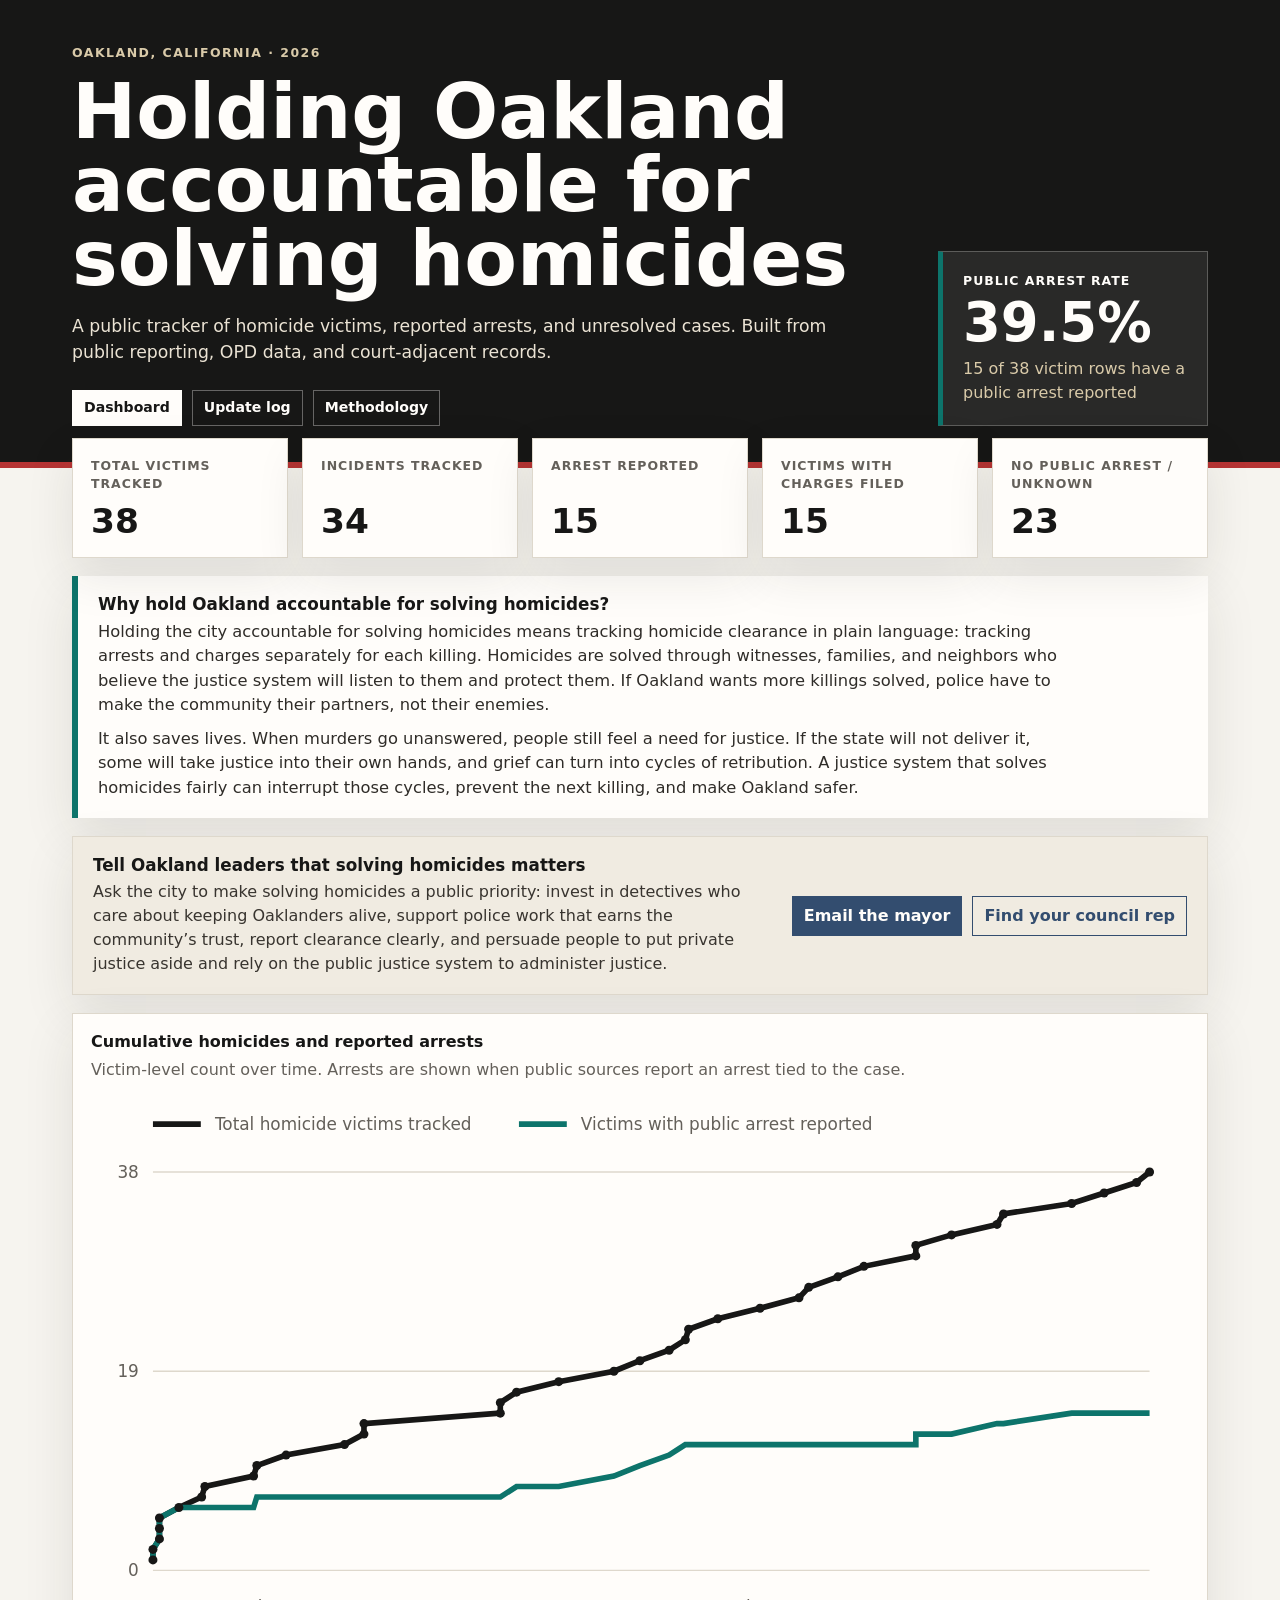
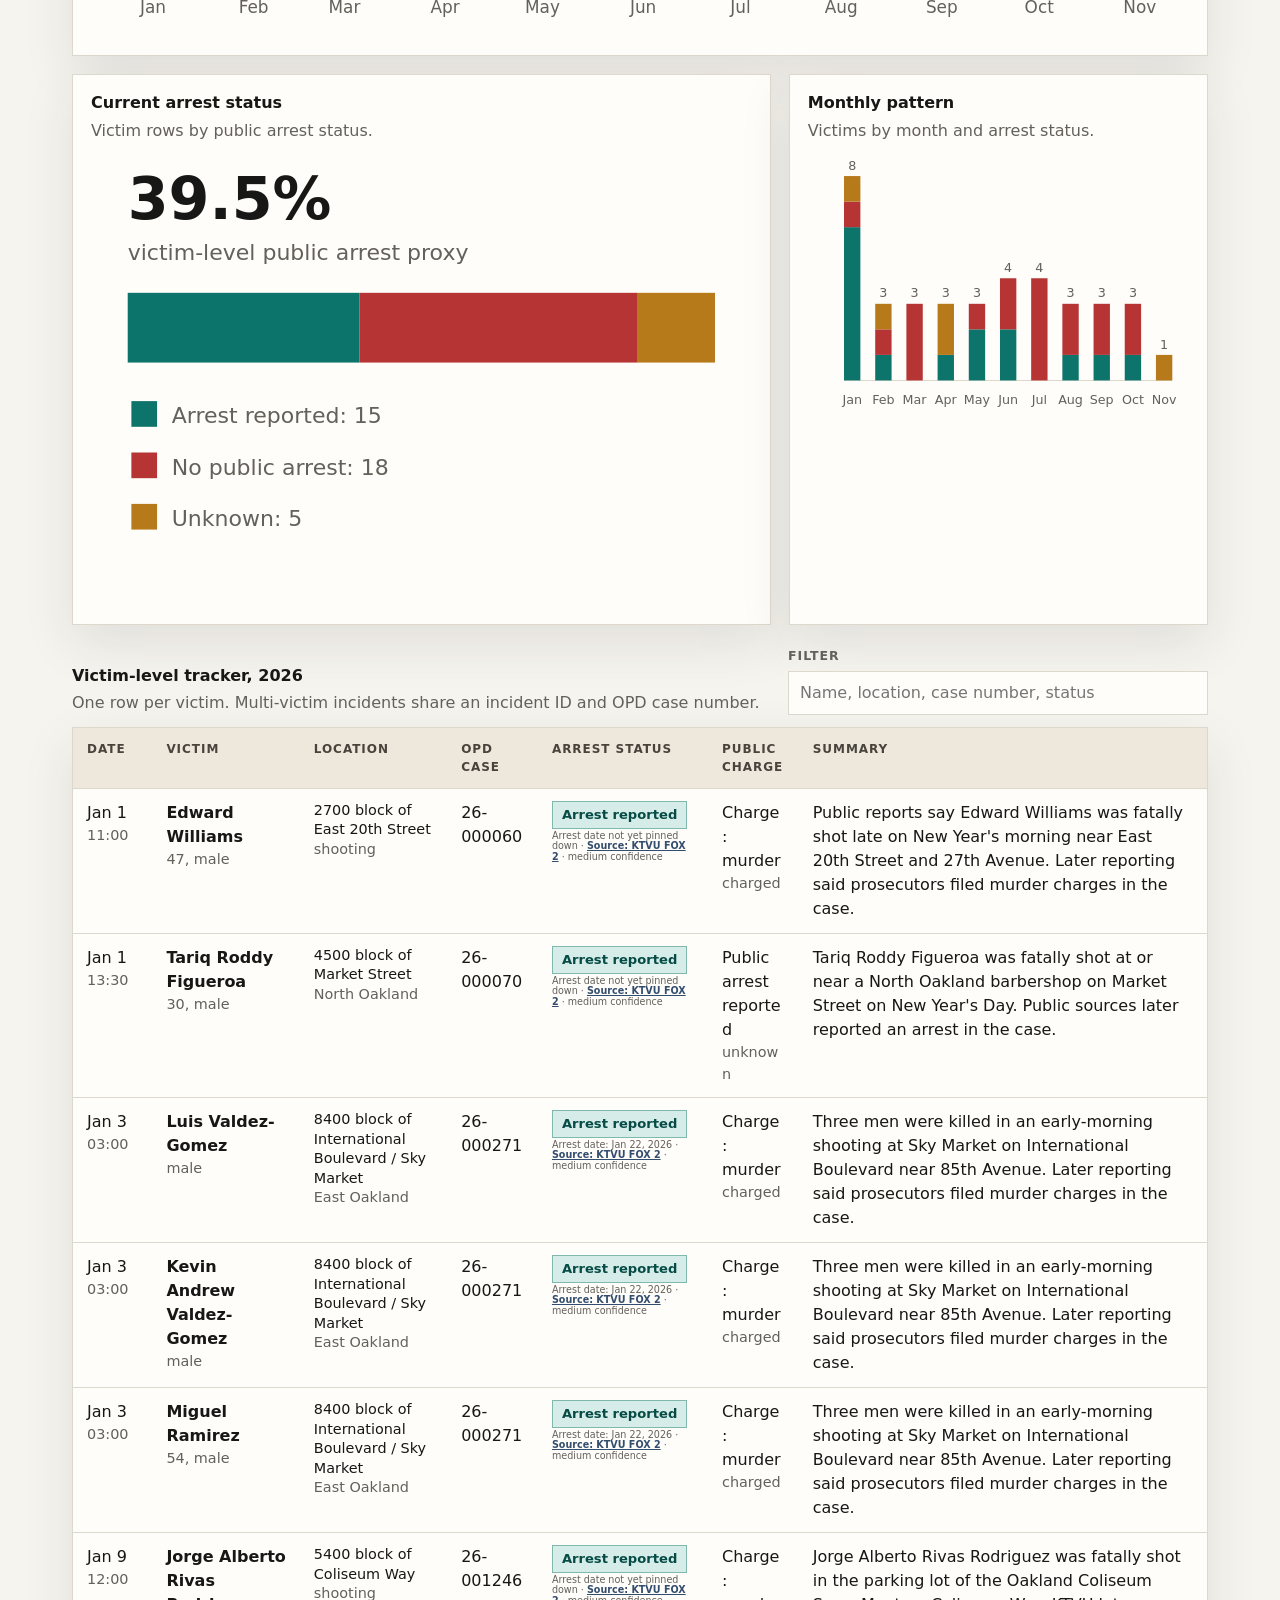
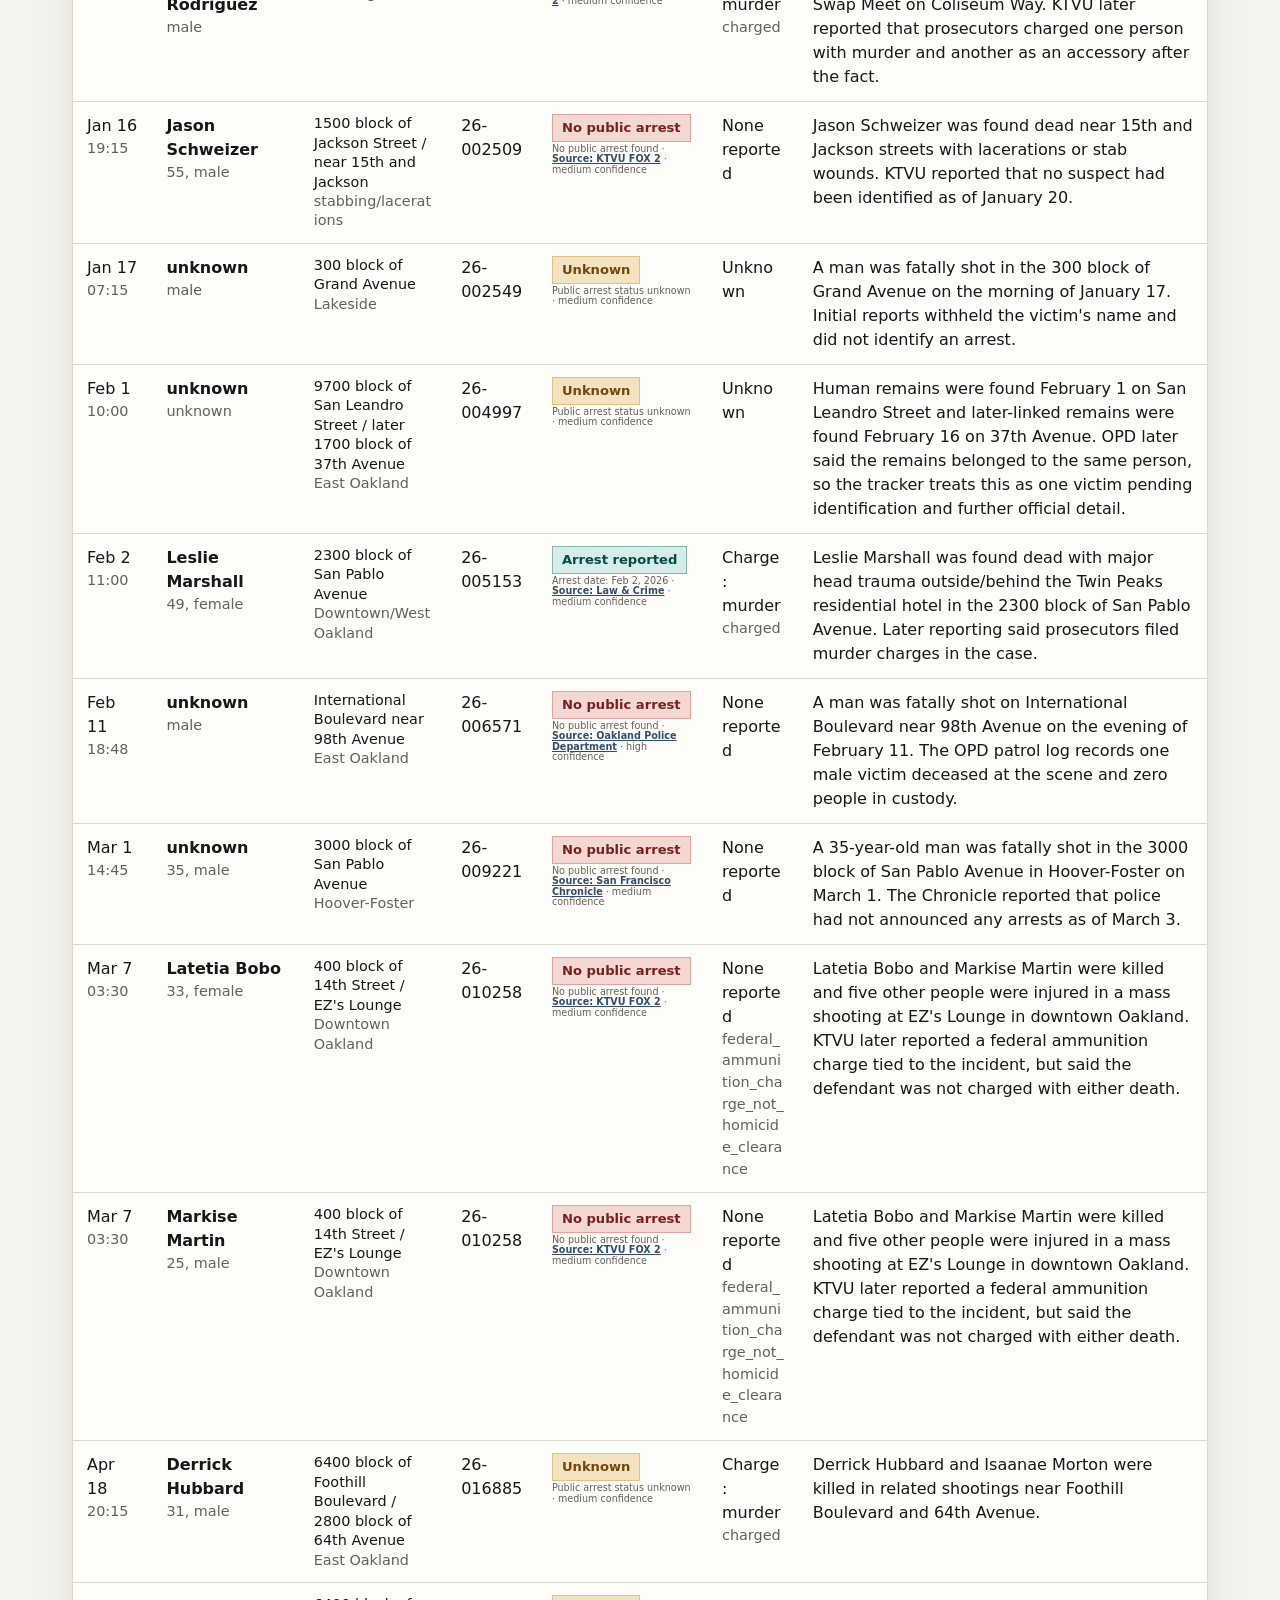
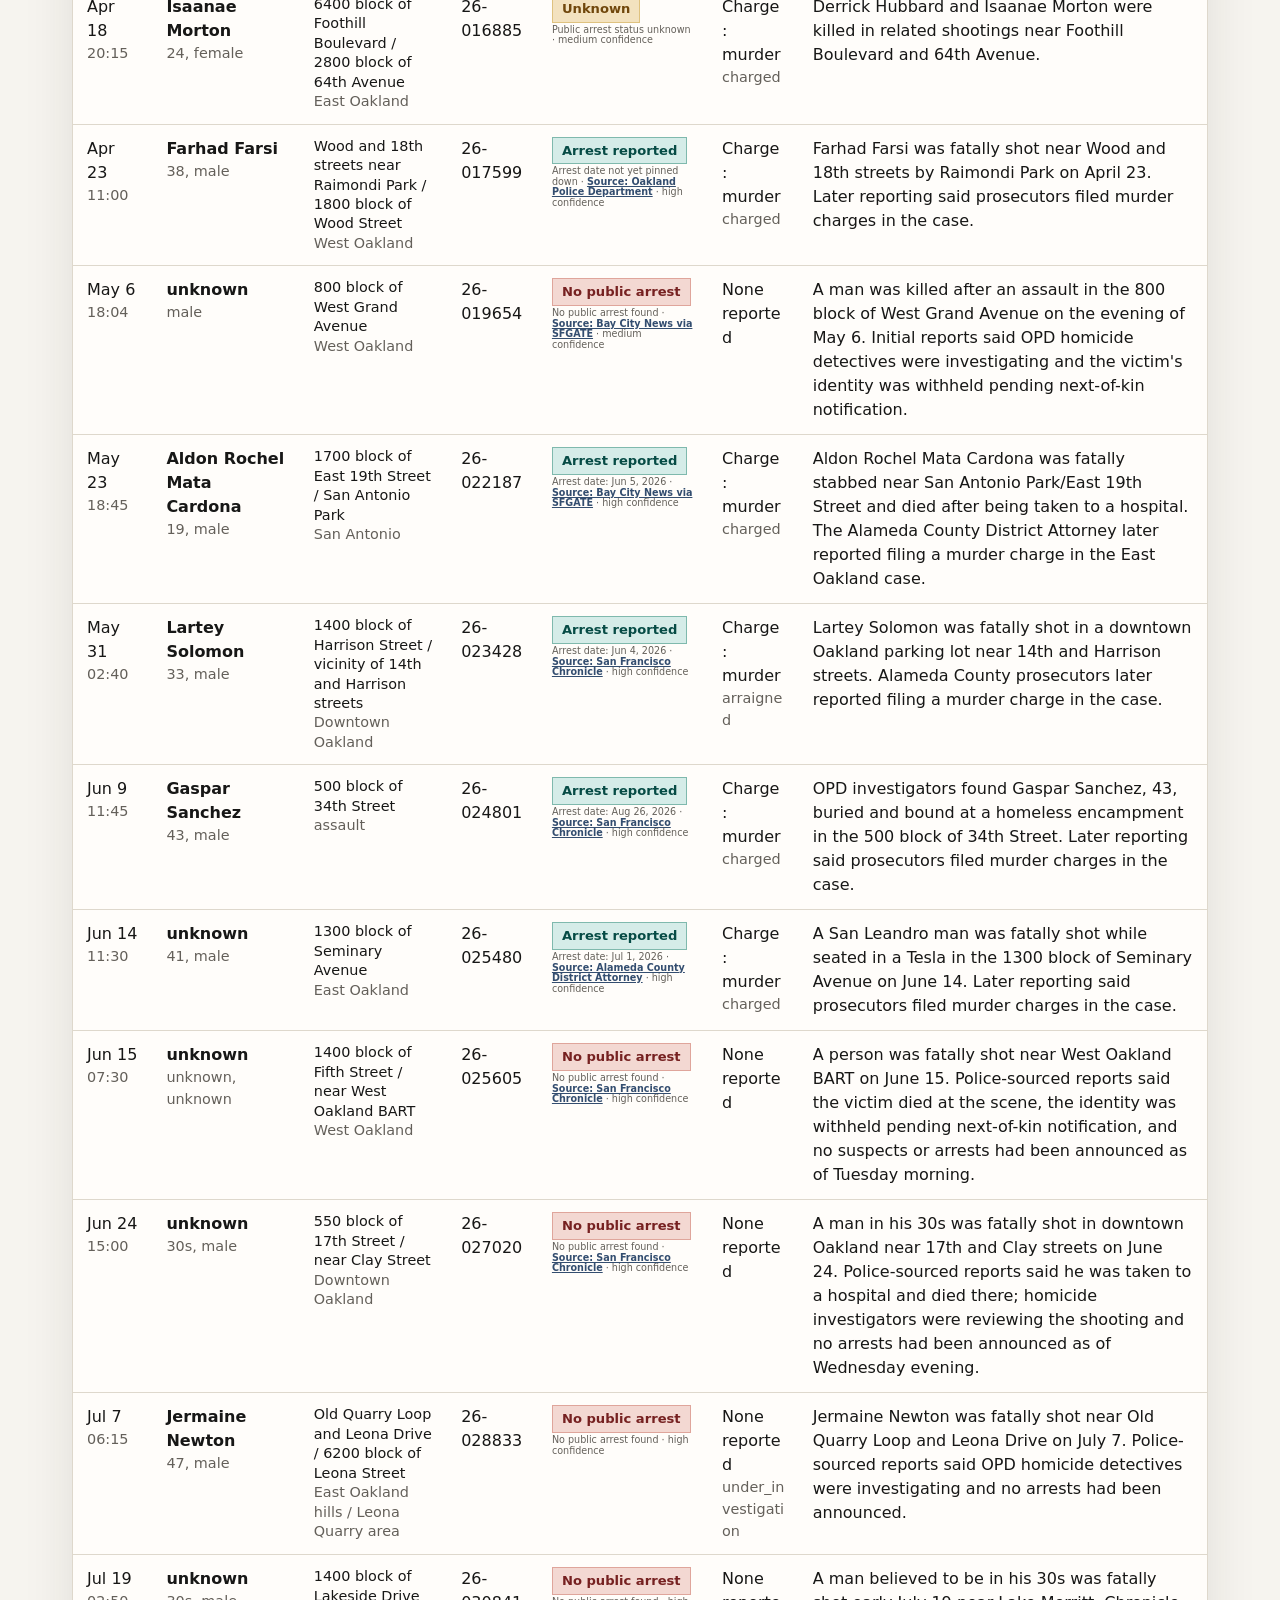
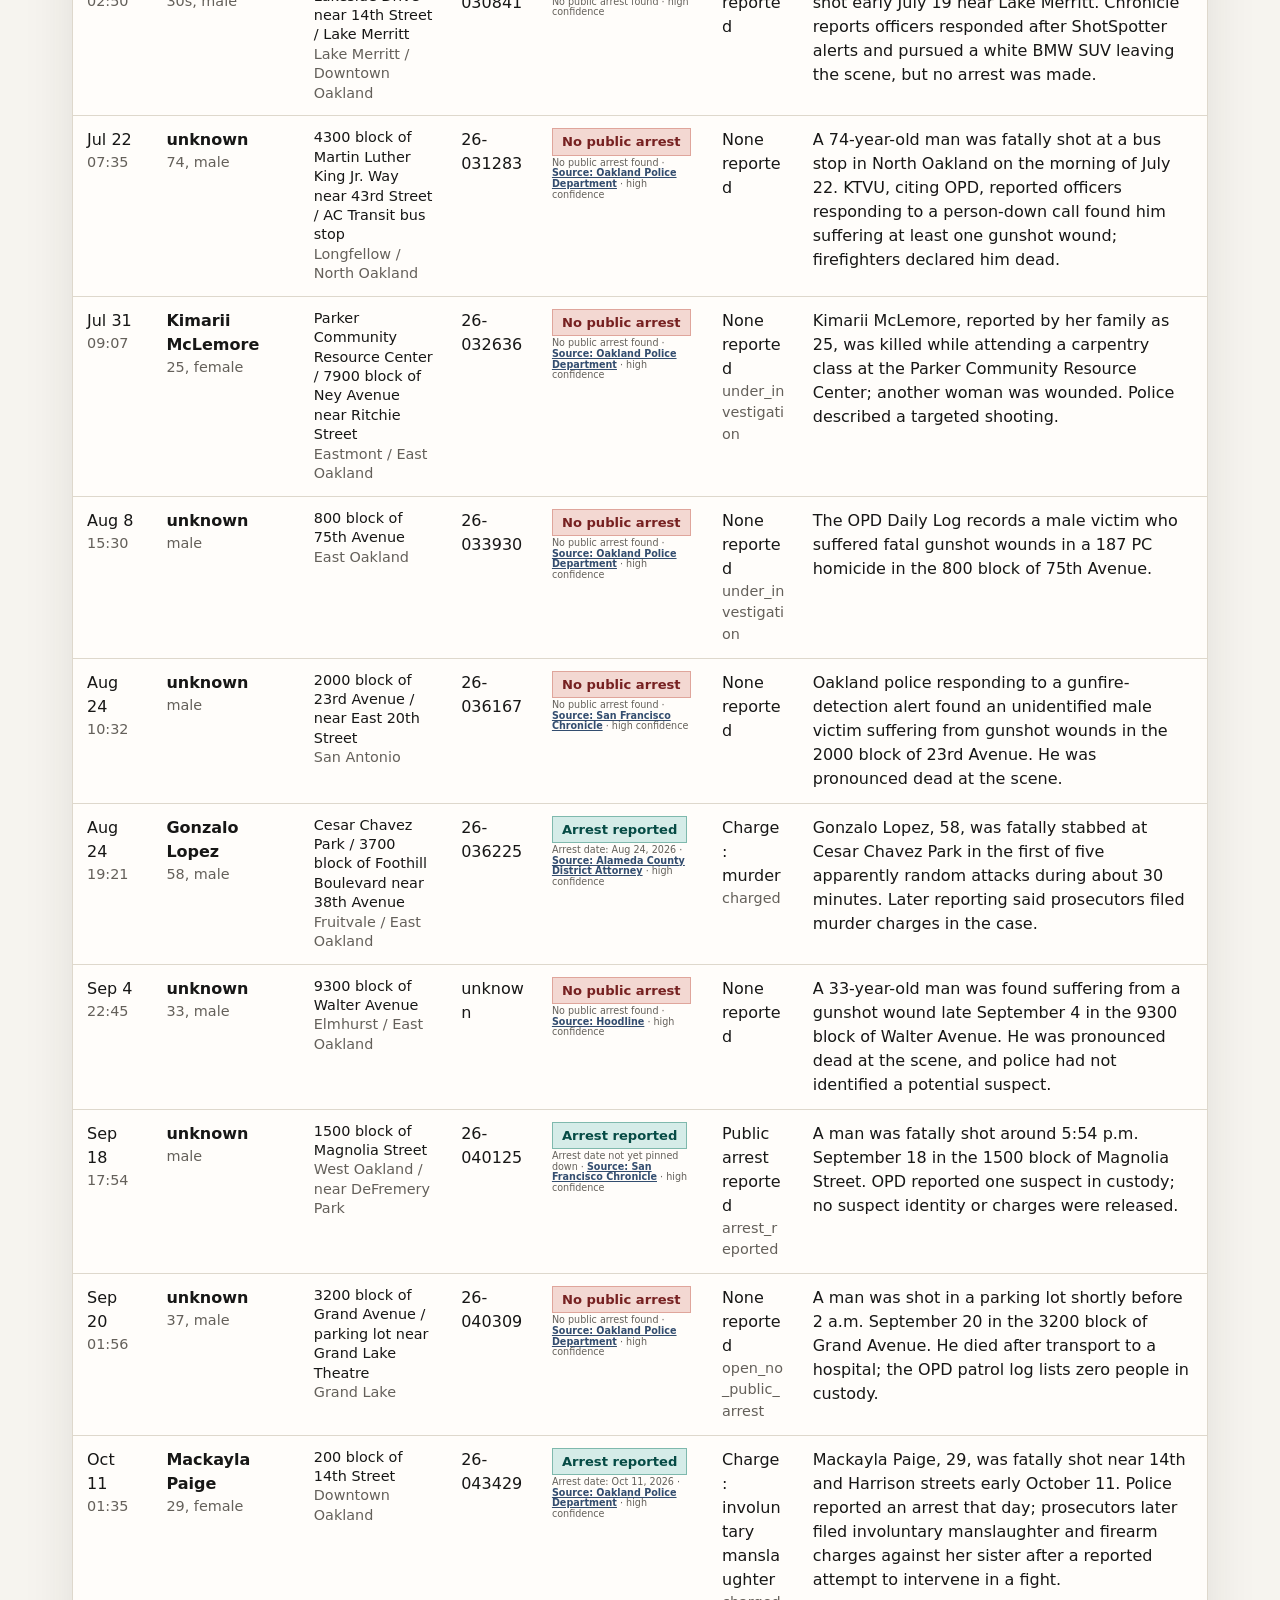
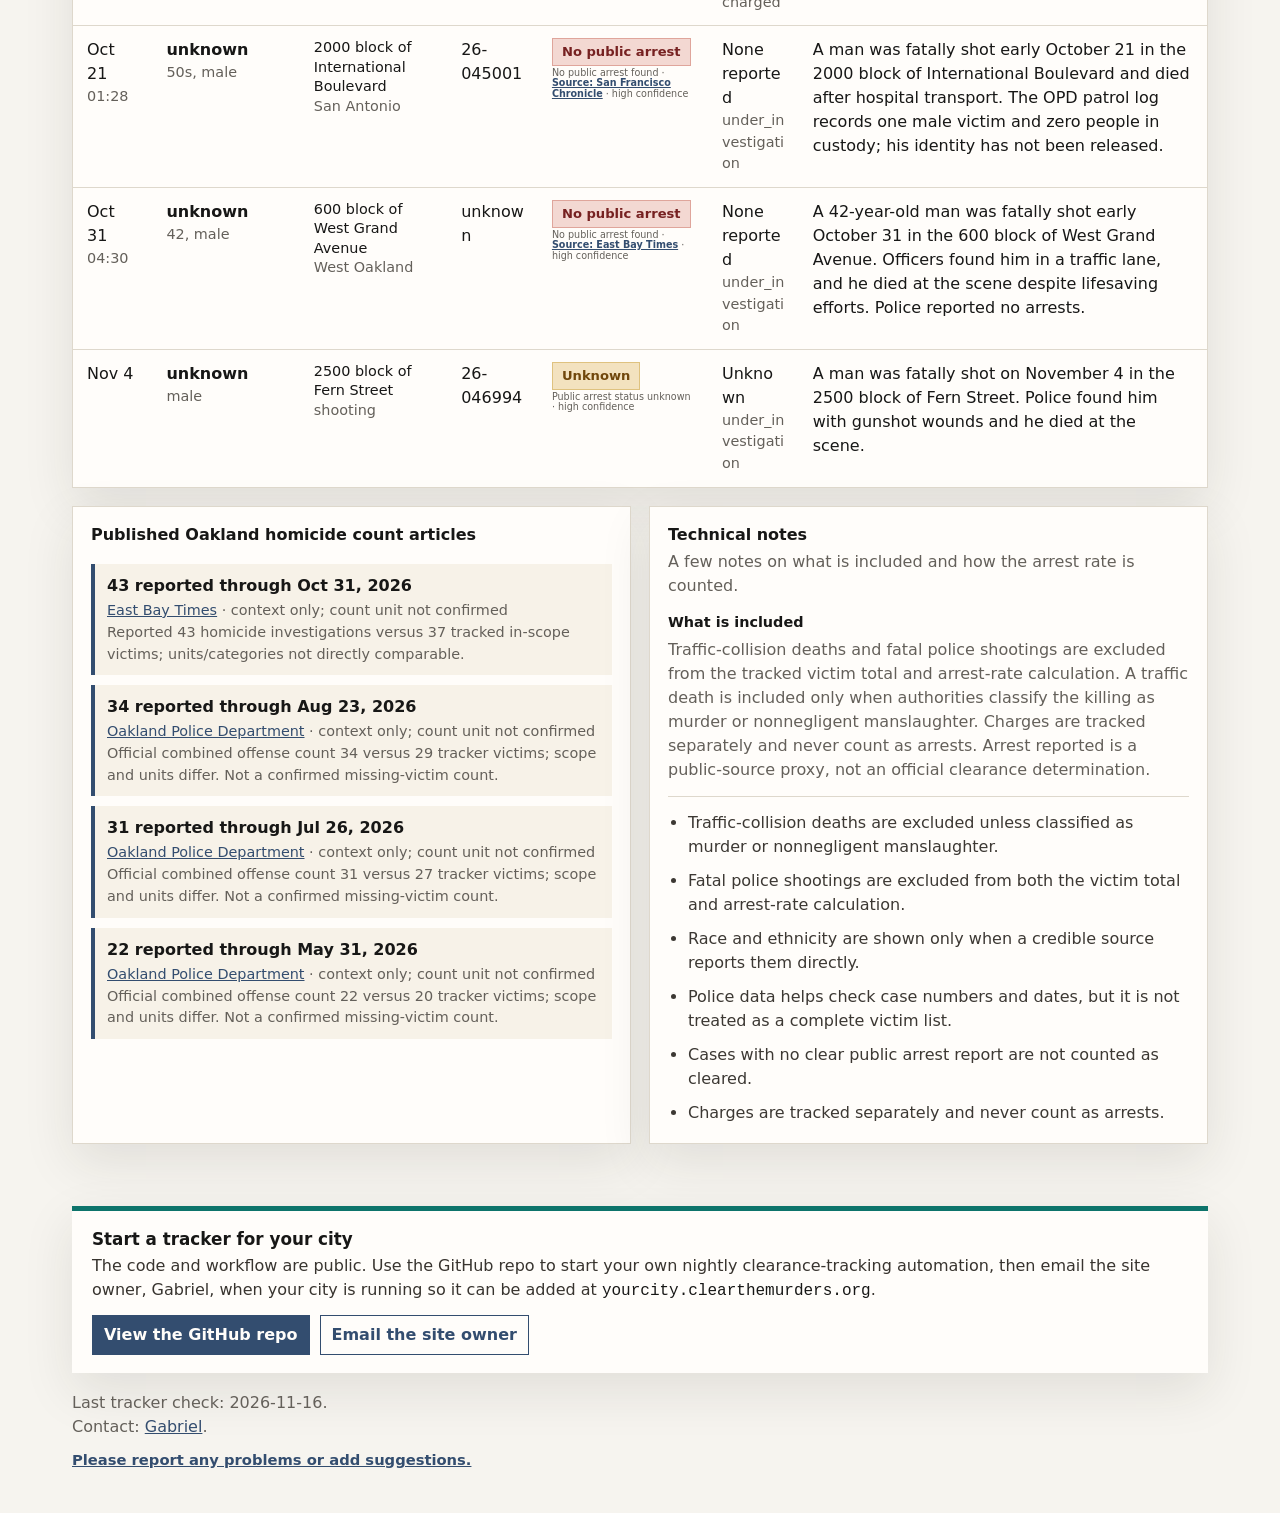
<file: index.html>
<!doctype html>
<html lang="en">
  <head>
    <meta charset="utf-8" />
    <meta name="viewport" content="width=device-width, initial-scale=1" />
    <meta
      name="description"
      content="Public 2026 Oakland homicide clearance tracker showing victim-level homicide counts, reported arrests, unresolved cases, and source-backed update logs."
    />
    <meta name="robots" content="index,follow" />
    <link rel="canonical" href="https://oakland.clearthemurders.org/" />
    <meta property="og:type" content="website" />
    <meta property="og:site_name" content="Clear the Murders" />
    <meta property="og:title" content="Oakland Homicide Clearance Tracker" />
    <meta
      property="og:description"
      content="Public 2026 tracker for Oakland homicide victims, reported arrests, unresolved cases, and source-backed updates."
    />
    <meta property="og:url" content="https://oakland.clearthemurders.org/" />
    <meta name="twitter:card" content="summary" />
    <meta name="twitter:title" content="Oakland Homicide Clearance Tracker" />
    <meta
      name="twitter:description"
      content="Public 2026 tracker for Oakland homicide victims, reported arrests, unresolved cases, and source-backed updates."
    />
    <title>Oakland Homicide Clearance Tracker | 2026 Homicide Arrest Rate</title>
    <link rel="stylesheet" href="styles.css" />
    <script type="application/ld+json">
      {
        "@context": "https://schema.org",
        "@type": "Dataset",
        "name": "Oakland Homicide Clearance Tracker",
        "description": "Public 2026 Oakland homicide clearance tracker with victim-level homicide counts, reported arrests, unresolved cases, and source-backed update logs.",
        "url": "https://oakland.clearthemurders.org/",
        "isAccessibleForFree": true,
        "keywords": [
          "Oakland homicide clearance rate",
          "Oakland homicide tracker",
          "Oakland murder clearance",
          "homicide clearance"
        ],
        "spatialCoverage": {
          "@type": "Place",
          "name": "Oakland, California"
        },
        "temporalCoverage": "2026",
        "creator": {
          "@type": "Person",
          "name": "Gabriel Lenz",
          "sameAs": "https://polisci.berkeley.edu/people/person/gabriel-lenz"
        },
        "distribution": {
          "@type": "DataDownload",
          "encodingFormat": "application/json",
          "contentUrl": "https://oakland.clearthemurders.org/data/oakland-2026.json"
        }
      }
    </script>
  </head>
  <body>
    <header class="site-header">
      <div class="header-inner">
        <div>
          <p class="eyebrow">Oakland, California · 2026</p>
          <h1>Holding Oakland accountable for solving homicides</h1>
          <p class="lede">
            A public tracker of homicide victims, reported arrests, and unresolved cases. Built from public
            reporting, OPD data, and court-adjacent records.
          </p>
          <nav class="site-nav" aria-label="Site navigation">
            <a href="index.html" aria-current="page">Dashboard</a>
            <a href="updates.html">Update log</a>
            <a href="methodology.html">Methodology</a>
          </nav>
        </div>
        <div class="status-box" aria-label="Current public arrest rate">
          <span class="status-label">Public arrest rate</span>
          <strong id="heroRate">--</strong>
          <span id="heroBasis">Victim-level proxy</span>
        </div>
      </div>
    </header>

    <main>
      <section class="metrics" aria-label="Summary metrics">
        <div class="metric">
          <span>Total victims tracked</span>
          <strong id="metricVictims">--</strong>
        </div>
        <div class="metric">
          <span>Incidents tracked</span>
          <strong id="metricIncidents">--</strong>
        </div>
        <div class="metric">
          <span>Arrest reported</span>
          <strong id="metricArrests">--</strong>
        </div>
        <div class="metric">
          <span>Victims with charges filed</span>
          <strong id="metricCharges">--</strong>
        </div>
        <div class="metric">
          <span>No public arrest / unknown</span>
          <strong id="metricUnresolved">--</strong>
        </div>
      </section>

      <section class="mission" aria-label="Why this tracker exists">
        <h2>Why hold Oakland accountable for solving homicides?</h2>
        <p>
          Holding the city accountable for solving homicides means tracking homicide clearance in plain language:
          tracking arrests and charges separately for each killing. Homicides are solved through witnesses,
          families, and neighbors who believe the justice system will listen to them and protect them. If Oakland
          wants more killings solved, police have to make the community their partners, not their enemies.
        </p>
        <p>
          It also saves lives. When murders go unanswered, people still feel a need for justice. If the state will
          not deliver it, some will take justice into their own hands, and grief can turn into cycles of
          retribution. A justice system that solves homicides fairly can interrupt those cycles, prevent the next
          killing, and make Oakland safer.
        </p>
      </section>

      <section class="action-panel" aria-label="Contact Oakland elected officials">
        <div>
          <h2>Tell Oakland leaders that solving homicides matters</h2>
          <p>
            Ask the city to make solving homicides a public priority: invest in detectives who care about keeping
            Oaklanders alive, support police work that earns the community’s trust, report clearance clearly, and
            persuade people to put private justice aside and rely on the public justice system to administer justice.
          </p>
        </div>
        <div class="action-links">
          <a href="mailto:officeofthemayor@oaklandca.gov?subject=Please%20prioritize%20Oakland%20homicide%20clearance">
            Email the mayor
          </a>
          <a href="https://www.oaklandca.gov/services/look-up-your-city-council-district-and-representative">
            Find your council rep
          </a>
        </div>
      </section>

      <section class="dashboard-grid" aria-label="Data visuals">
        <article class="panel wide">
          <div class="panel-heading">
            <div>
              <h2>Cumulative homicides and reported arrests</h2>
              <p>Victim-level count over time. Arrests are shown when public sources report an arrest tied to the case.</p>
            </div>
          </div>
          <div id="cumulativeChart" class="chart"></div>
        </article>

        <article class="panel">
          <div class="panel-heading">
            <div>
              <h2>Current arrest status</h2>
              <p>Victim rows by public arrest status.</p>
            </div>
          </div>
          <div id="statusChart" class="chart compact"></div>
        </article>

        <article class="panel">
          <div class="panel-heading">
            <div>
              <h2>Monthly pattern</h2>
              <p>Victims by month and arrest status.</p>
            </div>
          </div>
          <div id="monthlyChart" class="chart compact"></div>
        </article>
      </section>

      <section class="cases-section">
        <div class="section-heading">
          <div>
            <h2>Victim-level tracker, 2026</h2>
            <p>One row per victim. Multi-victim incidents share an incident ID and OPD case number.</p>
          </div>
          <label class="filter">
            <span>Filter</span>
            <input id="caseFilter" type="search" placeholder="Name, location, case number, status" />
          </label>
        </div>
        <div class="table-wrap">
          <table>
            <colgroup>
              <col class="col-date" />
              <col class="col-victim" />
              <col class="col-location" />
              <col class="col-case" />
              <col class="col-status" />
              <col class="col-charge" />
              <col class="col-summary" />
            </colgroup>
            <thead>
              <tr>
                <th>Date</th>
                <th>Victim</th>
                <th>Location</th>
                <th>OPD case</th>
                <th>Arrest status</th>
                <th>Public charge</th>
                <th>Summary</th>
              </tr>
            </thead>
            <tbody id="victimRows"></tbody>
          </table>
        </div>
      </section>

      <section class="dashboard-grid bottom" aria-label="Reconciliation and methods">
        <article class="panel">
          <div class="panel-heading">
            <div>
              <h2>Published Oakland homicide count articles</h2>
            </div>
          </div>
          <div id="countReports" class="count-list"></div>
        </article>
        <article class="panel">
          <div class="panel-heading">
            <div>
              <h2>Technical notes</h2>
              <p>A few notes on what is included and how the arrest rate is counted.</p>
            </div>
          </div>
          <div class="technical-note">
            <h3>What is included</h3>
            <p id="scopeNote"></p>
          </div>
          <ul class="rules">
            <li>Traffic-collision deaths are excluded unless classified as murder or nonnegligent manslaughter.</li>
            <li>Fatal police shootings are excluded from both the victim total and arrest-rate calculation.</li>
            <li>Race and ethnicity are shown only when a credible source reports them directly.</li>
            <li>Police data helps check case numbers and dates, but it is not treated as a complete victim list.</li>
            <li>Cases with no clear public arrest report are not counted as cleared.</li>
            <li>Charges are tracked separately and never count as arrests.</li>
          </ul>
        </article>
      </section>
    </main>

    <footer>
      <div class="footer-cta">
        <h2>Start a tracker for your city</h2>
        <p>
          The code and workflow are public. Use the GitHub repo to start your own nightly clearance-tracking
          automation, then email the site owner, Gabriel, when your city is running so it can be added at
          <code>yourcity.clearthemurders.org</code>.
        </p>
        <div class="footer-links">
          <a href="https://github.com/gabriellenz/oakland-clearance-tracker">View the GitHub repo</a>
          <a href="mailto:gabe.lenz@gmail.com?subject=I%20started%20a%20homicide%20clearance%20tracker">
            Email the site owner
          </a>
        </div>
      </div>
      <p>
        Last tracker check: <span id="lastChecked">--</span>.
      </p>
      <p>
        Contact: <a href="mailto:gabe.lenz@gmail.com">Gabriel</a>.
      </p>
      <p class="feedback">
        <a href="https://github.com/gabriellenz/oakland-clearance-tracker/issues/new">
          Please report any problems or add suggestions.
        </a>
      </p>
    </footer>

    <script src="app.js"></script>
  </body>
</html>
</file>
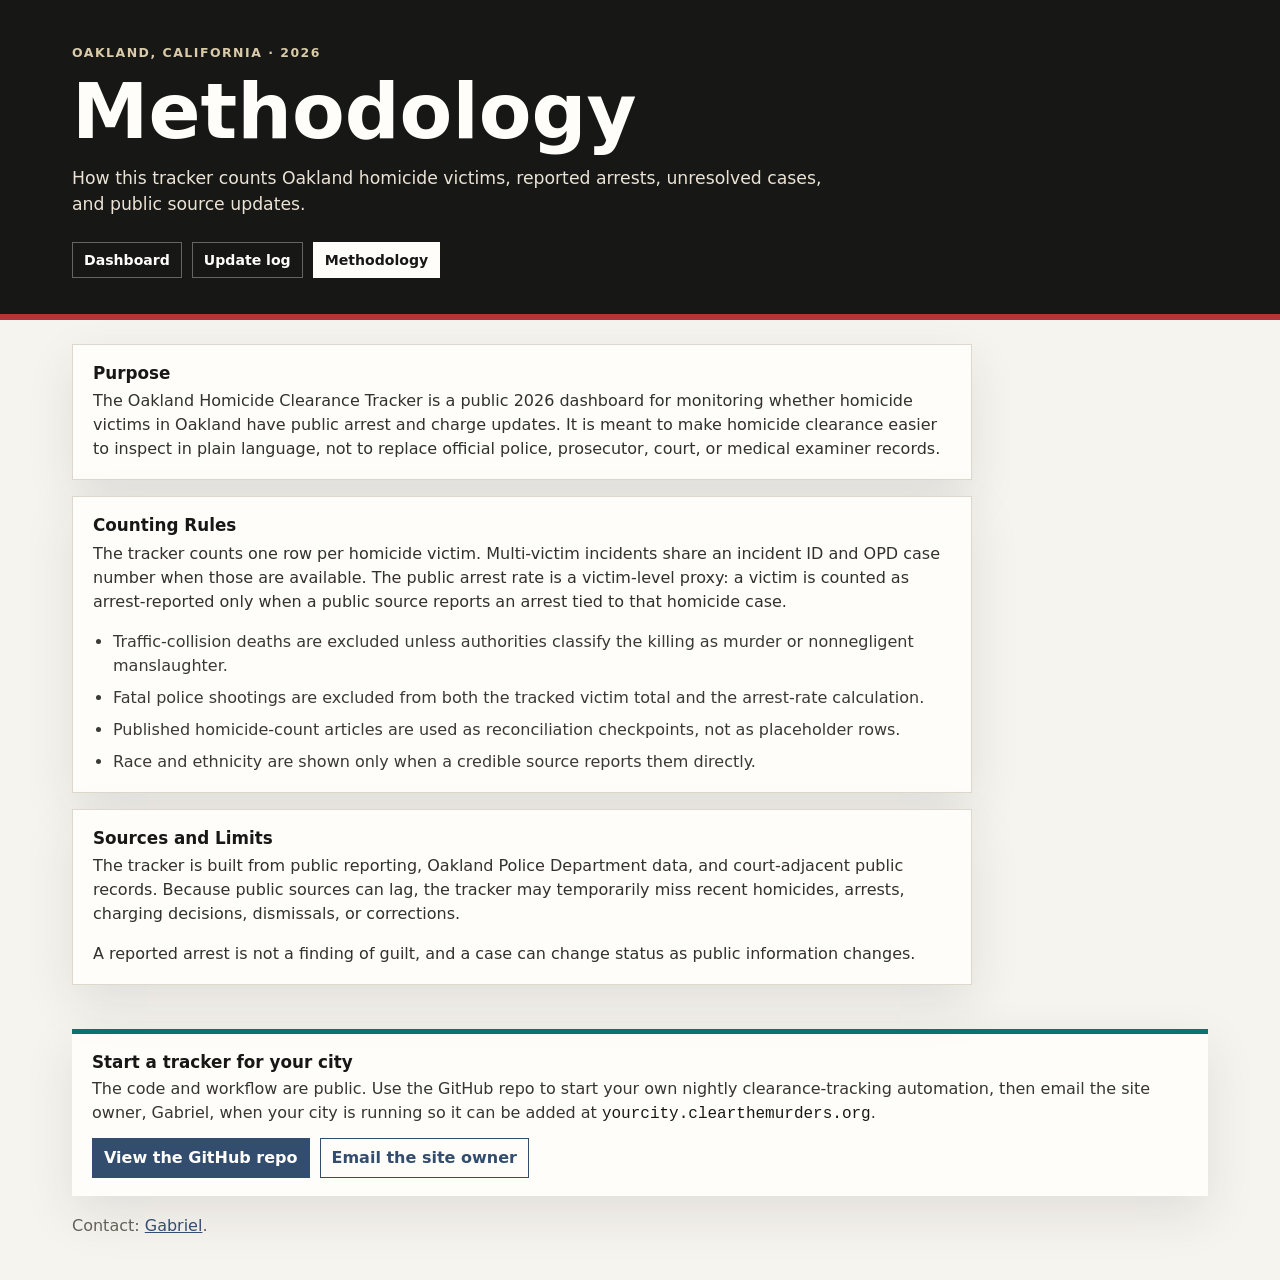
<file: methodology.html>
<!doctype html>
<html lang="en">
  <head>
    <meta charset="utf-8" />
    <meta name="viewport" content="width=device-width, initial-scale=1" />
    <meta
      name="description"
      content="Methodology for the 2026 Oakland homicide clearance tracker, including sources, counting rules, arrest-rate definitions, and limits."
    />
    <meta name="robots" content="index,follow" />
    <link rel="canonical" href="https://oakland.clearthemurders.org/methodology.html" />
    <meta property="og:type" content="website" />
    <meta property="og:site_name" content="Clear the Murders" />
    <meta property="og:title" content="Oakland Homicide Clearance Tracker Methodology" />
    <meta
      property="og:description"
      content="Sources, counting rules, arrest-rate definitions, and limits for the 2026 Oakland homicide clearance tracker."
    />
    <meta property="og:url" content="https://oakland.clearthemurders.org/methodology.html" />
    <meta name="twitter:card" content="summary" />
    <meta name="twitter:title" content="Oakland Homicide Clearance Tracker Methodology" />
    <meta
      name="twitter:description"
      content="Sources, counting rules, arrest-rate definitions, and limits for the 2026 Oakland homicide clearance tracker."
    />
    <title>Methodology | Oakland Homicide Clearance Tracker</title>
    <link rel="stylesheet" href="styles.css" />
    <script type="application/ld+json">
      {
        "@context": "https://schema.org",
        "@type": "WebPage",
        "name": "Oakland Homicide Clearance Tracker Methodology",
        "url": "https://oakland.clearthemurders.org/methodology.html",
        "description": "Methodology for the 2026 Oakland homicide clearance tracker, including sources, counting rules, arrest-rate definitions, and limits.",
        "isPartOf": {
          "@type": "Dataset",
          "name": "Oakland Homicide Clearance Tracker",
          "url": "https://oakland.clearthemurders.org/"
        },
        "author": {
          "@type": "Person",
          "name": "Gabriel Lenz",
          "sameAs": "https://polisci.berkeley.edu/people/person/gabriel-lenz"
        }
      }
    </script>
  </head>
  <body>
    <header class="site-header compact-header">
      <div class="header-inner">
        <div>
          <p class="eyebrow">Oakland, California · 2026</p>
          <h1>Methodology</h1>
          <p class="lede">
            How this tracker counts Oakland homicide victims, reported arrests, unresolved cases, and public
            source updates.
          </p>
          <nav class="site-nav" aria-label="Site navigation">
            <a href="index.html">Dashboard</a>
            <a href="updates.html">Update log</a>
            <a href="methodology.html" aria-current="page">Methodology</a>
          </nav>
        </div>
      </div>
    </header>

    <main>
      <section class="methodology">
        <article>
          <h2>Purpose</h2>
          <p>
            The Oakland Homicide Clearance Tracker is a public 2026 dashboard for monitoring whether homicide
            victims in Oakland have public arrest and charge updates. It is meant to make homicide clearance
            easier to inspect in plain language, not to replace official police, prosecutor, court, or medical
            examiner records.
          </p>
        </article>

        <article>
          <h2>Counting Rules</h2>
          <p>
            The tracker counts one row per homicide victim. Multi-victim incidents share an incident ID and OPD
            case number when those are available. The public arrest rate is a victim-level proxy: a victim is
            counted as arrest-reported only when a public source reports an arrest tied to that homicide case.
          </p>
          <ul>
            <li>Traffic-collision deaths are excluded unless authorities classify the killing as murder or nonnegligent manslaughter.</li>
            <li>Fatal police shootings are excluded from both the tracked victim total and the arrest-rate calculation.</li>
            <li>Published homicide-count articles are used as reconciliation checkpoints, not as placeholder rows.</li>
            <li>Race and ethnicity are shown only when a credible source reports them directly.</li>
          </ul>
        </article>

        <article>
          <h2>Sources and Limits</h2>
          <p>
            The tracker is built from public reporting, Oakland Police Department data, and court-adjacent public
            records. Because public sources can lag, the tracker may temporarily miss recent homicides,
            arrests, charging decisions, dismissals, or corrections.
          </p>
          <p>
            A reported arrest is not a finding of guilt, and a case can change status as public information changes.
          </p>
        </article>

      </section>
    </main>

    <footer>
      <div class="footer-cta">
        <h2>Start a tracker for your city</h2>
        <p>
          The code and workflow are public. Use the GitHub repo to start your own nightly clearance-tracking
          automation, then email the site owner, Gabriel, when your city is running so it can be added at
          <code>yourcity.clearthemurders.org</code>.
        </p>
        <div class="footer-links">
          <a href="https://github.com/gabriellenz/oakland-clearance-tracker">View the GitHub repo</a>
          <a href="mailto:gabe.lenz@gmail.com?subject=I%20started%20a%20homicide%20clearance%20tracker">
            Email the site owner
          </a>
        </div>
      </div>
      <p>
        Contact: <a href="mailto:gabe.lenz@gmail.com">Gabriel</a>.
      </p>
    </footer>
  </body>
</html>
</file>
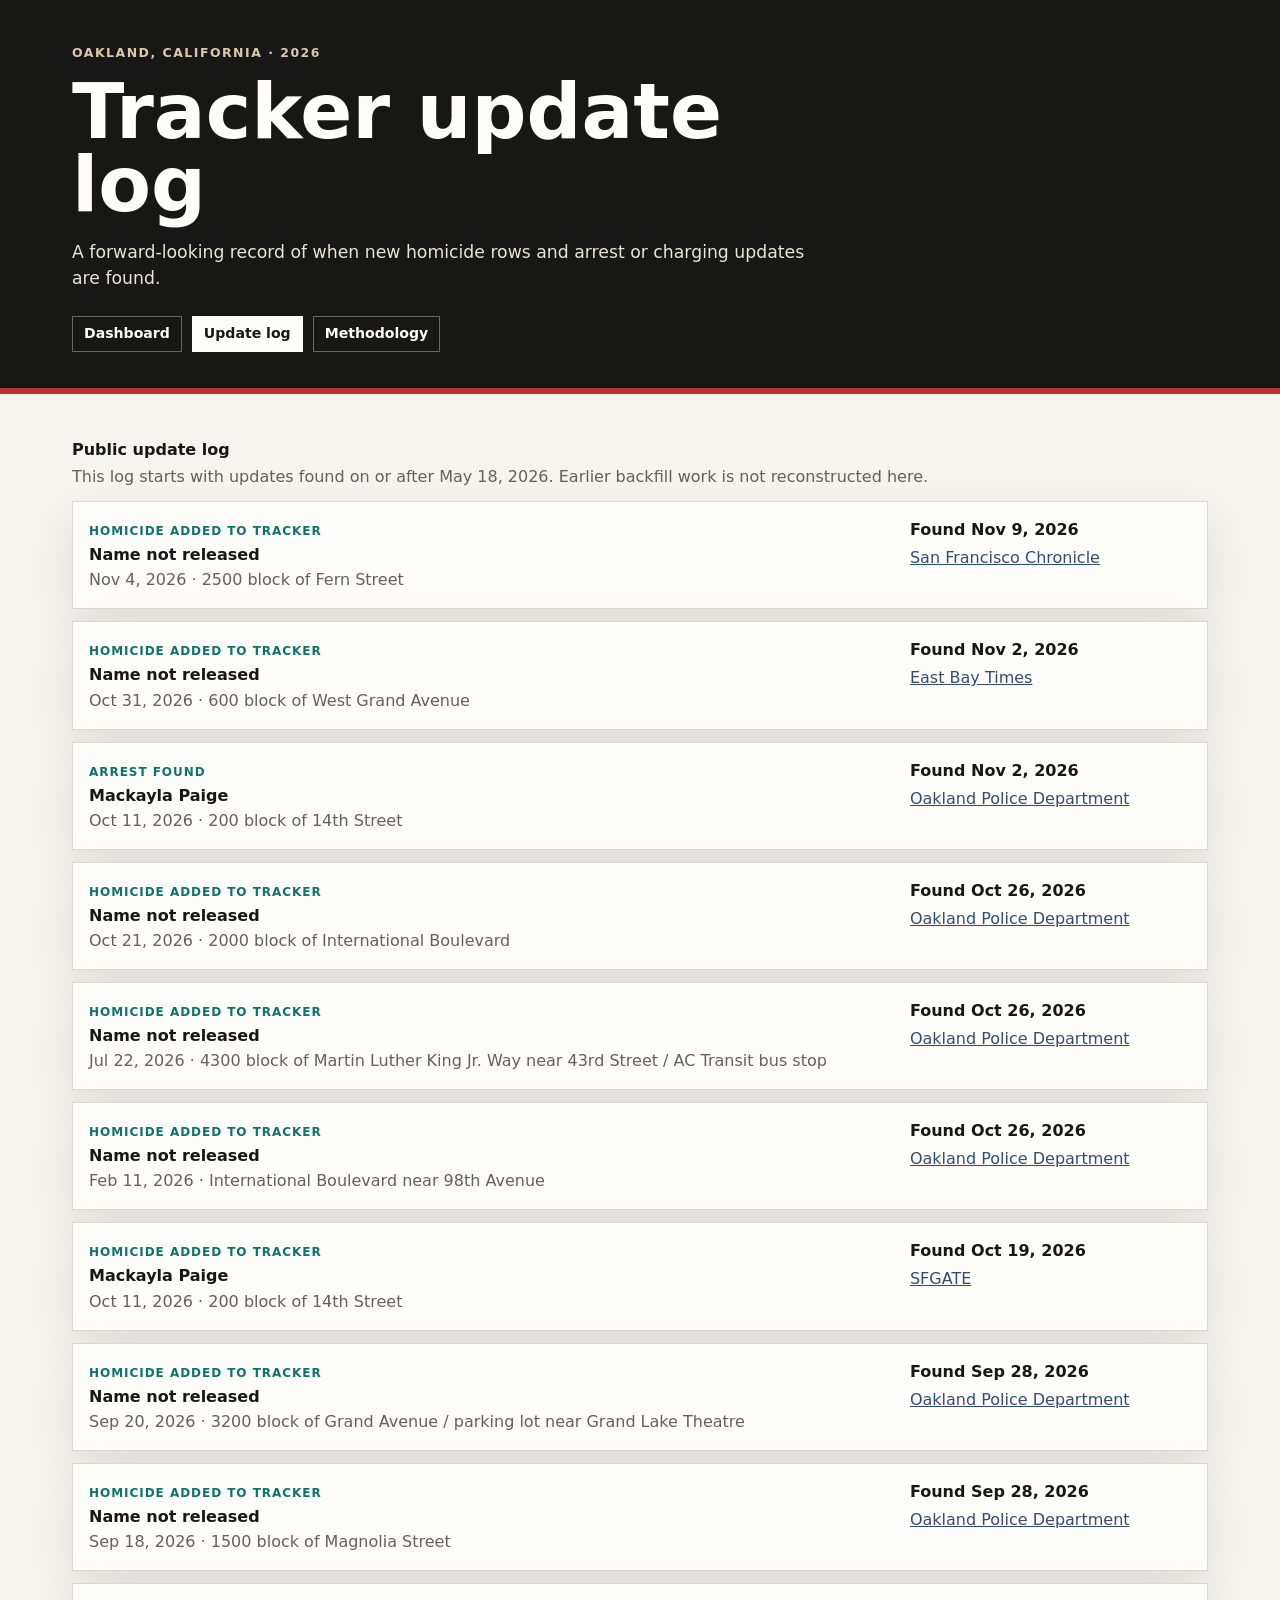
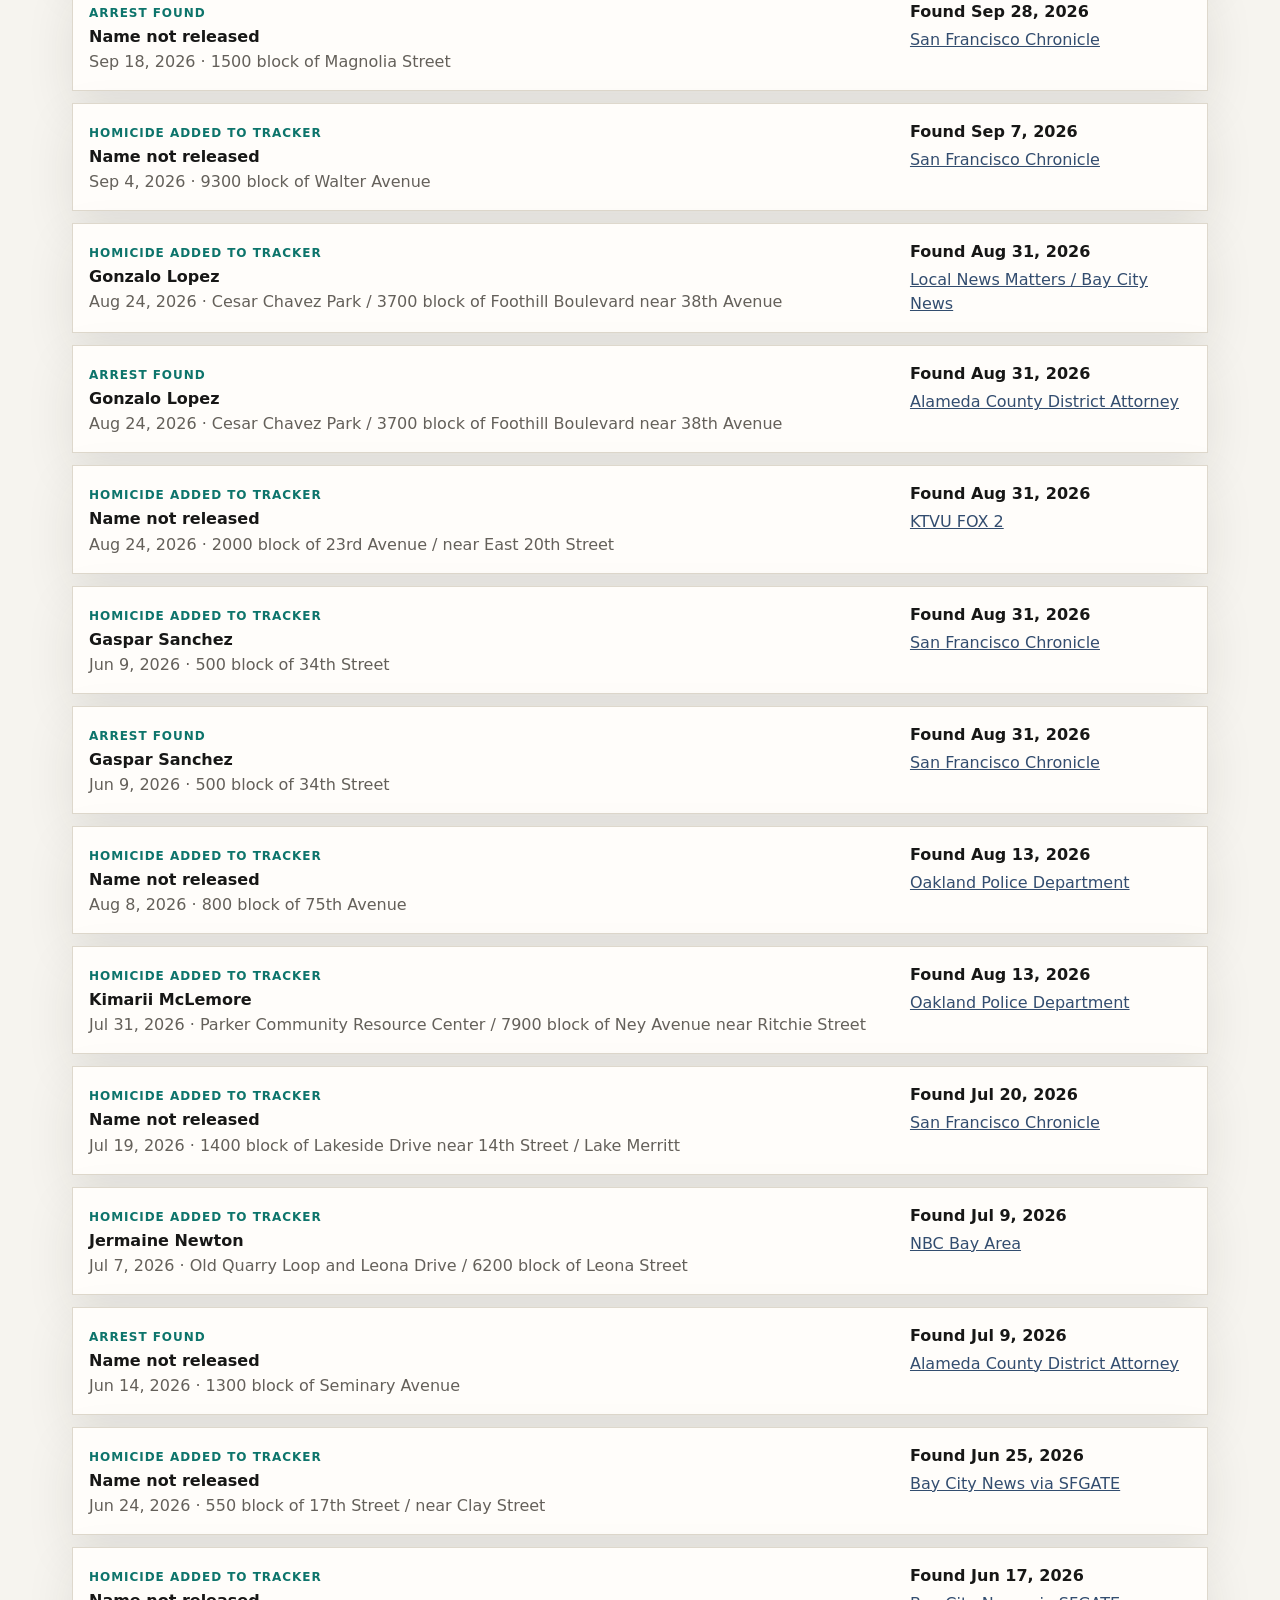
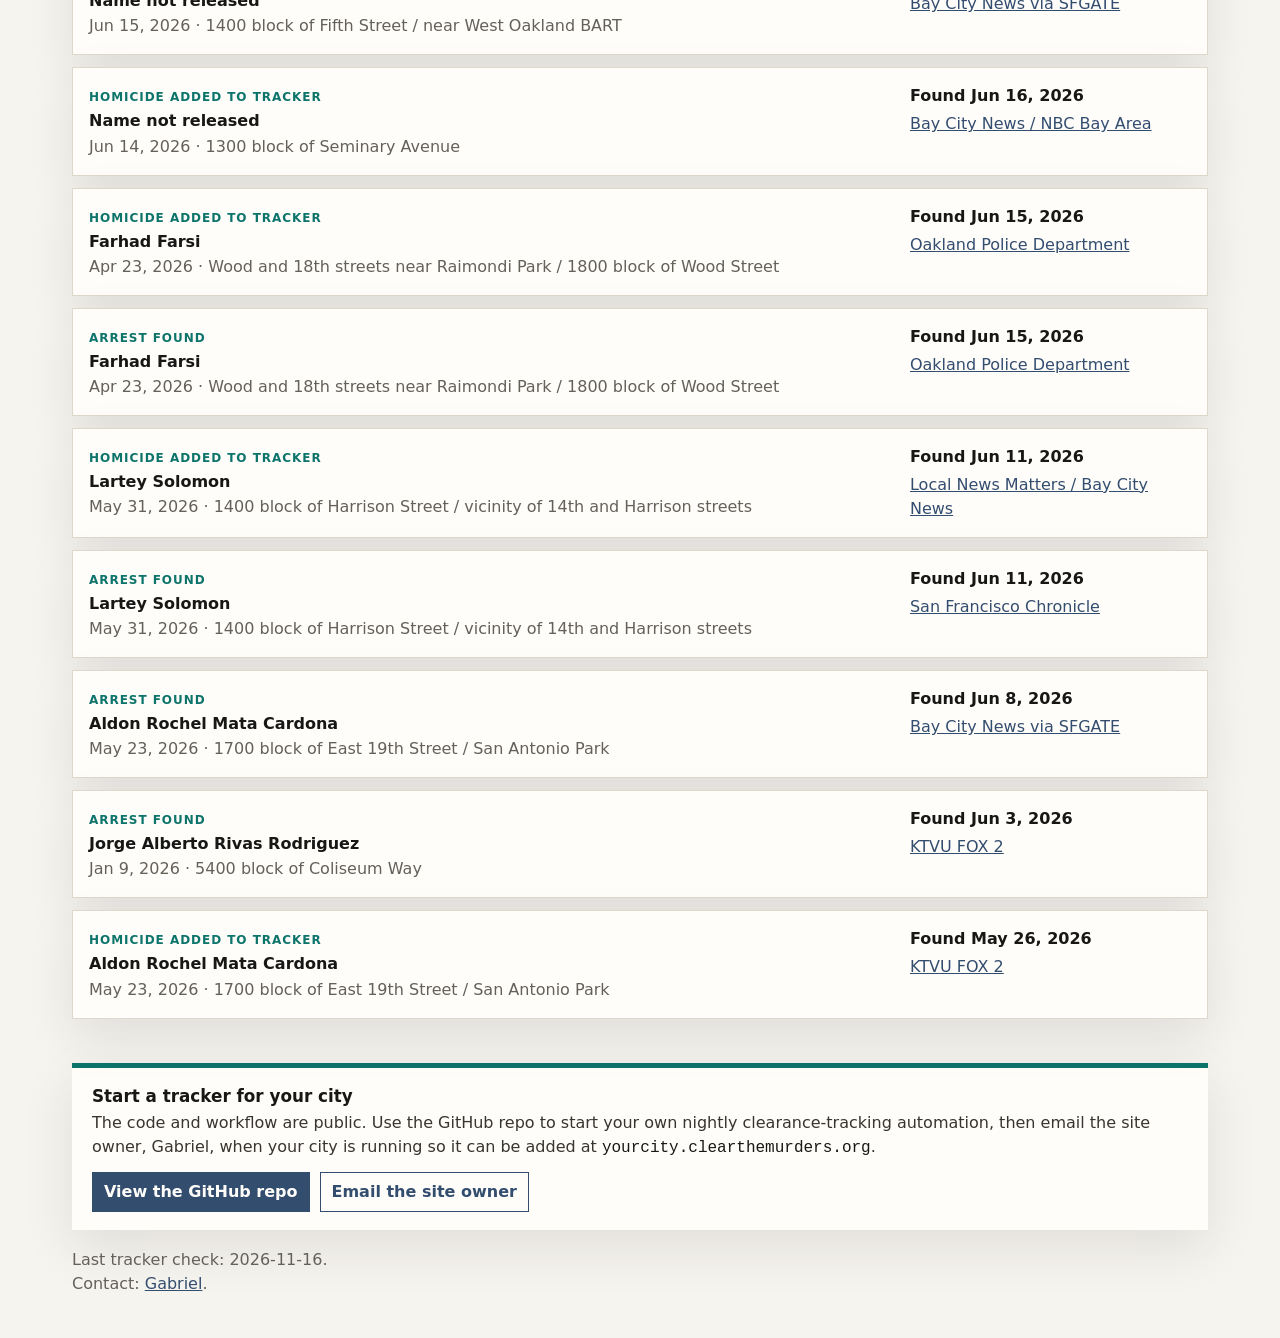
<file: updates.html>
<!doctype html>
<html lang="en">
  <head>
    <meta charset="utf-8" />
    <meta name="viewport" content="width=device-width, initial-scale=1" />
    <meta
      name="description"
      content="Source-backed update log for the 2026 Oakland homicide clearance tracker, including newly found homicide rows and reported arrest or charging updates."
    />
    <meta name="robots" content="index,follow" />
    <link rel="canonical" href="https://oakland.clearthemurders.org/updates.html" />
    <meta property="og:type" content="website" />
    <meta property="og:site_name" content="Clear the Murders" />
    <meta property="og:title" content="Oakland Homicide Clearance Tracker Update Log" />
    <meta
      property="og:description"
      content="Source-backed update log for the 2026 Oakland homicide clearance tracker."
    />
    <meta property="og:url" content="https://oakland.clearthemurders.org/updates.html" />
    <meta name="twitter:card" content="summary" />
    <meta name="twitter:title" content="Oakland Homicide Clearance Tracker Update Log" />
    <meta
      name="twitter:description"
      content="Source-backed update log for the 2026 Oakland homicide clearance tracker."
    />
    <title>Oakland Homicide Clearance Tracker Update Log | 2026</title>
    <link rel="stylesheet" href="styles.css" />
  </head>
  <body>
    <header class="site-header compact-header">
      <div class="header-inner">
        <div>
          <p class="eyebrow">Oakland, California · 2026</p>
          <h1>Tracker update log</h1>
          <p class="lede">
            A forward-looking record of when new homicide rows and arrest or charging updates are found.
          </p>
          <nav class="site-nav" aria-label="Site navigation">
            <a href="index.html">Dashboard</a>
            <a href="updates.html" aria-current="page">Update log</a>
            <a href="methodology.html">Methodology</a>
          </nav>
        </div>
      </div>
    </header>

    <main>
      <section class="cases-section">
        <div class="section-heading">
          <div>
            <h2>Public update log</h2>
            <p id="logIntro">Loading update log.</p>
          </div>
        </div>
        <div id="updateLog" class="log-list"></div>
      </section>
    </main>

    <footer>
      <div class="footer-cta">
        <h2>Start a tracker for your city</h2>
        <p>
          The code and workflow are public. Use the GitHub repo to start your own nightly clearance-tracking
          automation, then email the site owner, Gabriel, when your city is running so it can be added at
          <code>yourcity.clearthemurders.org</code>.
        </p>
        <div class="footer-links">
          <a href="https://github.com/gabriellenz/oakland-clearance-tracker">View the GitHub repo</a>
          <a href="mailto:gabe.lenz@gmail.com?subject=I%20started%20a%20homicide%20clearance%20tracker">
            Email the site owner
          </a>
        </div>
      </div>
      <p>
        Last tracker check: <span id="lastChecked">--</span>.
      </p>
      <p>
        Contact: <a href="mailto:gabe.lenz@gmail.com">Gabriel</a>.
      </p>
    </footer>

    <script src="updates.js"></script>
  </body>
</html>
</file>
<file: styles.css>
:root {
  --bg: #f6f4ef;
  --paper: #fffdfa;
  --ink: #171716;
  --muted: #64605a;
  --line: #ded8cc;
  --red: #b63434;
  --red-soft: #f3d8d2;
  --teal: #0d746b;
  --teal-soft: #d5ece8;
  --gold: #b77a1b;
  --gold-soft: #f3e2bf;
  --blue: #334d6f;
  --shadow: 0 18px 48px rgba(43, 37, 28, 0.1);
}

* {
  box-sizing: border-box;
}

body {
  margin: 0;
  background: var(--bg);
  color: var(--ink);
  font-family:
    Inter, ui-sans-serif, system-ui, -apple-system, BlinkMacSystemFont, "Segoe UI", sans-serif;
  line-height: 1.5;
}

a {
  color: var(--blue);
}

.site-header {
  background: #171716;
  color: #fffdfa;
  border-bottom: 6px solid var(--red);
}

.compact-header .header-inner {
  grid-template-columns: minmax(0, 1fr);
  min-height: 260px;
}

.header-inner {
  max-width: 1180px;
  margin: 0 auto;
  min-height: 380px;
  padding: 44px 22px 36px;
  display: grid;
  grid-template-columns: minmax(0, 1fr) 270px;
  gap: 34px;
  align-items: end;
}

.eyebrow {
  margin: 0 0 12px;
  color: #d9caa9;
  font-size: 0.78rem;
  font-weight: 800;
  letter-spacing: 0.12em;
  text-transform: uppercase;
}

h1,
h2,
p {
  margin-top: 0;
}

h1 {
  max-width: 780px;
  margin-bottom: 18px;
  font-size: clamp(2.4rem, 6vw, 5.6rem);
  line-height: 0.96;
  letter-spacing: 0;
}

h2 {
  margin-bottom: 6px;
  font-size: 1rem;
  line-height: 1.2;
}

.lede {
  max-width: 760px;
  margin-bottom: 0;
  color: #ebe3d4;
  font-size: 1.08rem;
}

.site-nav {
  display: flex;
  flex-wrap: wrap;
  gap: 10px;
  margin-top: 24px;
}

.site-nav a {
  display: inline-flex;
  align-items: center;
  min-height: 36px;
  padding: 6px 11px;
  border: 1px solid rgba(255, 253, 250, 0.34);
  color: #fffdfa;
  font-size: 0.88rem;
  font-weight: 800;
  text-decoration: none;
}

.site-nav a[aria-current="page"] {
  background: #fffdfa;
  color: #171716;
}

.status-box {
  border: 1px solid rgba(255, 253, 250, 0.24);
  border-left: 5px solid var(--teal);
  padding: 20px;
  background: rgba(255, 253, 250, 0.08);
}

.status-label,
.metric span,
.filter span {
  display: block;
  color: inherit;
  font-size: 0.78rem;
  font-weight: 800;
  letter-spacing: 0.08em;
  text-transform: uppercase;
}

.status-box strong {
  display: block;
  margin: 6px 0;
  font-size: 3.4rem;
  line-height: 1;
}

.status-box span:last-child {
  color: #d9caa9;
}

main {
  max-width: 1180px;
  margin: 0 auto;
  padding: 24px 22px 44px;
}

.metrics {
  display: grid;
  grid-template-columns: repeat(5, minmax(0, 1fr));
  gap: 14px;
  margin-top: -54px;
}

.metric,
.panel,
.notice {
  background: var(--paper);
  border: 1px solid var(--line);
  box-shadow: var(--shadow);
}

.metric {
  min-height: 120px;
  padding: 18px;
  display: grid;
  align-content: space-between;
}

.metric span {
  color: var(--muted);
}

.metric strong {
  font-size: 2.15rem;
  line-height: 1;
}

.mission {
  margin: 18px 0;
  padding: 18px 20px;
  border-left: 6px solid var(--teal);
  background: var(--paper);
  box-shadow: var(--shadow);
}

.mission h2 {
  font-size: 1.05rem;
}

.mission p {
  max-width: 980px;
  margin-bottom: 9px;
  color: #2f2c28;
  font-size: 1.02rem;
}

.mission p:last-child {
  margin-bottom: 0;
}

.action-panel {
  margin: 18px 0;
  padding: 18px 20px;
  display: grid;
  grid-template-columns: minmax(0, 1fr) auto;
  gap: 18px;
  align-items: center;
  border: 1px solid var(--line);
  background: #f0ebe1;
  box-shadow: var(--shadow);
}

.action-panel h2,
.footer-cta h2 {
  margin-bottom: 5px;
  font-size: 1.05rem;
}

.action-panel p,
.footer-cta p {
  margin-bottom: 0;
  color: #38342f;
}

.action-links,
.footer-links {
  display: flex;
  flex-wrap: wrap;
  gap: 10px;
}

.action-links a,
.footer-links a {
  display: inline-flex;
  align-items: center;
  min-height: 38px;
  padding: 7px 11px;
  border: 1px solid var(--blue);
  color: var(--blue);
  font-weight: 800;
  text-decoration: none;
  white-space: nowrap;
}

.action-links a:first-child,
.footer-links a:first-child {
  background: var(--blue);
  color: var(--paper);
}

.panel p,
.section-heading p,
footer p {
  color: var(--muted);
  margin-bottom: 0;
}

.dashboard-grid {
  display: grid;
  grid-template-columns: minmax(0, 1.25fr) minmax(320px, 0.75fr);
  gap: 18px;
  margin: 18px 0;
}

.dashboard-grid.bottom {
  grid-template-columns: minmax(0, 1fr) minmax(0, 1fr);
}

.panel {
  padding: 18px;
  overflow: hidden;
}

.panel.wide {
  grid-column: 1 / -1;
}

.panel-heading {
  display: flex;
  justify-content: space-between;
  gap: 16px;
  margin-bottom: 14px;
}

.chart {
  width: 100%;
  min-height: 320px;
  overflow: hidden;
}

.chart.compact {
  min-height: 245px;
}

svg {
  display: block;
  width: 100%;
  height: auto;
}

.axis,
.chart-label {
  fill: var(--muted);
  font-size: 12px;
}

.cases-section {
  margin-top: 22px;
}

.section-heading {
  display: flex;
  justify-content: space-between;
  align-items: end;
  gap: 18px;
  margin-bottom: 12px;
}

.filter {
  width: min(420px, 100%);
}

.filter span {
  color: var(--muted);
  margin-bottom: 5px;
}

.filter input {
  width: 100%;
  min-height: 42px;
  border: 1px solid var(--line);
  background: var(--paper);
  color: var(--ink);
  padding: 9px 11px;
  font: inherit;
}

.table-wrap {
  overflow-x: auto;
  border: 1px solid var(--line);
  background: var(--paper);
  box-shadow: var(--shadow);
}

table {
  width: 100%;
  min-width: 1120px;
  border-collapse: collapse;
  table-layout: fixed;
}

.col-date {
  width: 7%;
}

.col-victim {
  width: 13%;
}

.col-location {
  width: 13%;
}

.col-case {
  width: 8%;
}

.col-status {
  width: 15%;
}

.col-charge {
  width: 8%;
}

.col-summary {
  width: 36%;
}

th,
td {
  padding: 12px 14px;
  border-bottom: 1px solid var(--line);
  text-align: left;
  vertical-align: top;
  overflow-wrap: anywhere;
}

.location-cell {
  font-size: 0.9rem;
  line-height: 1.35;
}

th {
  background: #eee8dc;
  color: #48433d;
  font-size: 0.75rem;
  letter-spacing: 0.08em;
  text-transform: uppercase;
}

tr:last-child td {
  border-bottom: 0;
}

.name {
  font-weight: 800;
}

.subtext {
  color: var(--muted);
  font-size: 0.9rem;
}

.microtext {
  margin-top: 2px;
  color: var(--muted);
  font-size: 0.6rem;
  line-height: 1.1;
}

.subtext a,
.microtext a {
  color: var(--blue);
  font-weight: 650;
}

.pill {
  display: inline-flex;
  align-items: center;
  min-height: 26px;
  padding: 3px 9px;
  border: 1px solid;
  font-size: 0.82rem;
  font-weight: 800;
  white-space: nowrap;
}

.pill.yes {
  border-color: #7fb9ad;
  background: var(--teal-soft);
  color: #064b45;
}

.pill.no {
  border-color: #dfa59b;
  background: var(--red-soft);
  color: #762121;
}

.pill.unknown {
  border-color: #dfc27f;
  background: var(--gold-soft);
  color: #70470c;
}

.count-list {
  display: grid;
  gap: 10px;
}

.count-item {
  border-left: 4px solid var(--blue);
  background: #f7f2e8;
  padding: 10px 12px;
}

.count-item strong {
  display: block;
}

.count-item span {
  color: var(--muted);
  font-size: 0.9rem;
}

.log-list {
  display: grid;
  gap: 12px;
}

.log-item {
  display: grid;
  grid-template-columns: minmax(0, 1fr) minmax(210px, 0.35fr);
  gap: 18px;
  align-items: start;
  padding: 16px;
  border: 1px solid var(--line);
  background: var(--paper);
  box-shadow: var(--shadow);
}

.log-item h2 {
  margin: 3px 0 4px;
  font-size: 1rem;
}

.log-item p,
.log-meta span {
  margin: 0;
  color: var(--muted);
}

.log-type {
  color: var(--teal);
  font-size: 0.75rem;
  font-weight: 850;
  letter-spacing: 0.08em;
  text-transform: uppercase;
}

.log-meta {
  display: grid;
  gap: 4px;
}

.empty-state {
  padding: 18px;
  border: 1px dashed var(--line);
  background: var(--paper);
  color: var(--muted);
}

.rules {
  margin: 0;
  padding-left: 20px;
  color: #3c3833;
}

.technical-note {
  margin-bottom: 14px;
  padding-bottom: 14px;
  border-bottom: 1px solid var(--line);
}

.technical-note h3 {
  margin: 0 0 4px;
  font-size: 0.9rem;
}

.technical-note p {
  margin: 0;
  color: var(--muted);
}

.rules li + li {
  margin-top: 10px;
}

footer {
  max-width: 1180px;
  margin: 0 auto;
  padding: 0 22px 42px;
}

.footer-cta {
  margin-bottom: 18px;
  padding: 18px 20px;
  border-top: 5px solid var(--teal);
  background: var(--paper);
  box-shadow: var(--shadow);
}

.footer-cta code {
  color: var(--ink);
  font-family: ui-monospace, SFMono-Regular, Menlo, Monaco, Consolas, "Liberation Mono", monospace;
}

.footer-links {
  margin-top: 12px;
}

.feedback {
  margin-top: 10px;
  font-size: 0.92rem;
}

.feedback a {
  font-weight: 750;
}

.methodology {
  display: grid;
  gap: 16px;
  max-width: 900px;
}

.methodology article {
  padding: 18px 20px;
  border: 1px solid var(--line);
  background: var(--paper);
  box-shadow: var(--shadow);
}

.methodology h2 {
  font-size: 1.05rem;
}

.methodology p {
  color: #34302b;
}

.methodology p:last-child {
  margin-bottom: 0;
}

.methodology ul {
  margin: 10px 0 0;
  padding-left: 20px;
  color: #3c3833;
}

.methodology li + li {
  margin-top: 8px;
}

@media (max-width: 900px) {
  .header-inner,
  .dashboard-grid,
  .dashboard-grid.bottom,
  .action-panel,
  .log-item {
    grid-template-columns: 1fr;
  }

  .header-inner {
    min-height: 0;
    padding-top: 34px;
  }

  .status-box {
    max-width: 360px;
  }

  .metrics {
    grid-template-columns: repeat(2, minmax(0, 1fr));
    margin-top: -28px;
  }

  .panel.wide {
    grid-column: auto;
  }

  .section-heading {
    align-items: stretch;
    flex-direction: column;
  }
}

@media (max-width: 560px) {
  main,
  .header-inner,
  footer {
    padding-left: 14px;
    padding-right: 14px;
  }

  h1 {
    font-size: 2.55rem;
  }

  .metrics {
    grid-template-columns: 1fr;
  }

  .metric {
    min-height: 98px;
  }

  .chart {
    min-height: 260px;
  }
}
</file>
